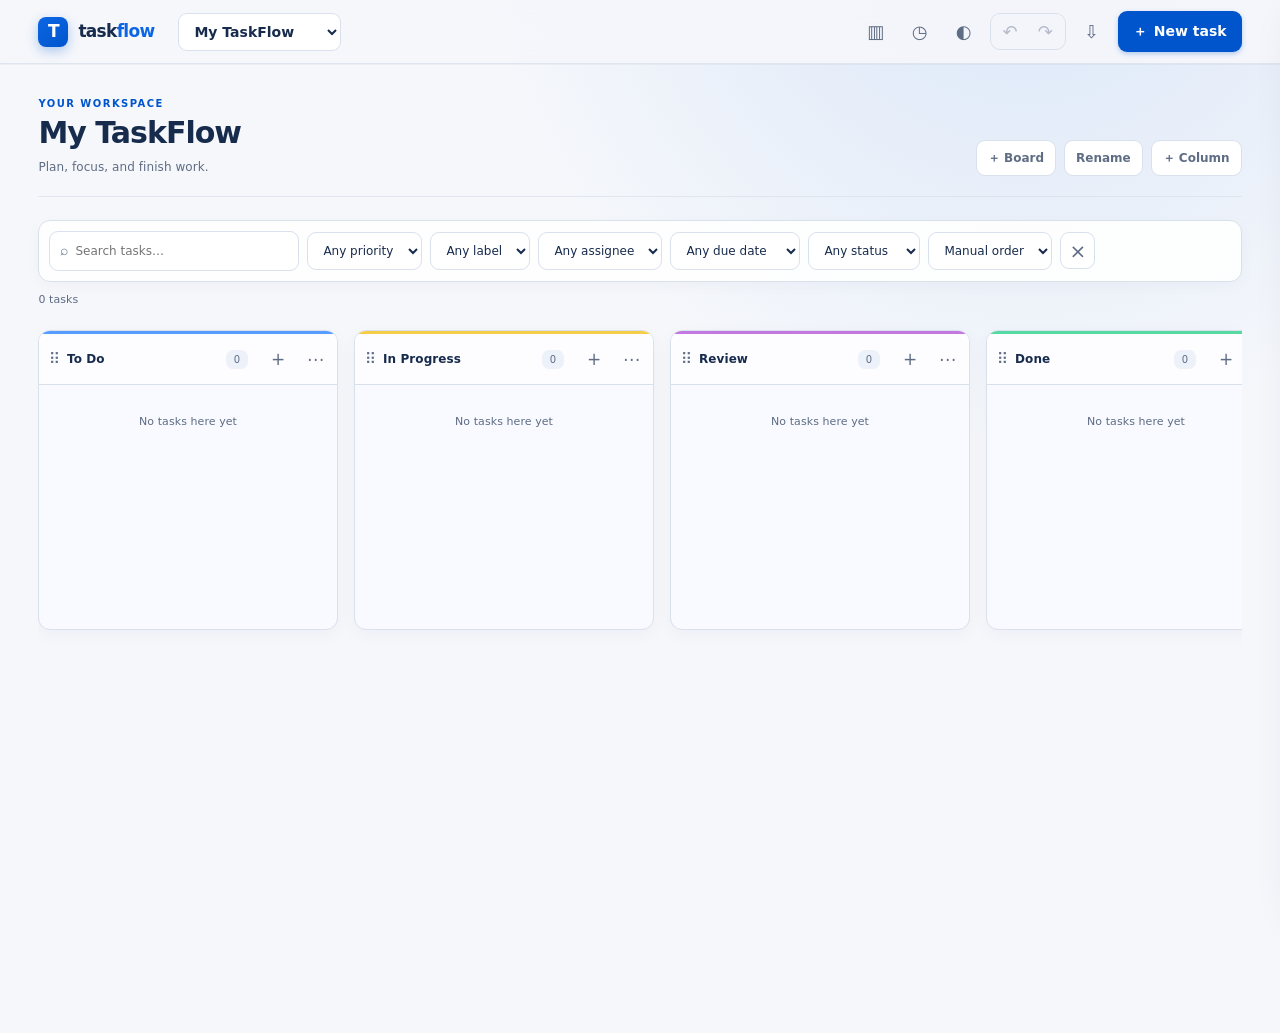
<file: index.html>
<!doctype html>
<html lang="en" data-theme="dark">
<head>
  <meta charset="utf-8"><meta name="viewport" content="width=device-width, initial-scale=1"><meta name="theme-color" content="#101827">
  <meta name="description" content="TaskFlow is a fast, private Kanban workspace for planning and finishing work.">
  <title>TaskFlow — Your work, in flow</title>
  <link rel="stylesheet" href="./css/foundation.css"><link rel="stylesheet" href="./css/themes.css"><link rel="stylesheet" href="./css/style.css"><link rel="stylesheet" href="./css/polish.css"><link rel="stylesheet" href="./css/responsive.css">
  <script type="module" src="./js/app.js"></script>
</head>
<body>
  <a class="skip-link" href="#main">Skip to board</a>
  <header class="topbar">
    <a class="brand" href="./index.html" aria-label="TaskFlow home"><span class="brand-mark">T</span><span>task<span>flow</span></span></a>
    <label class="board-switcher"><span class="sr-only">Switch board</span><select id="board-switcher" aria-label="Switch board"></select></label>
    <nav class="top-actions" aria-label="Workspace actions">
      <button class="icon-button" type="button" data-action="toggle-analytics" aria-label="Show analytics" title="Analytics">▥</button>
      <button class="icon-button" type="button" data-action="toggle-activity" aria-label="Open activity log" title="Activity">◷</button>
      <button class="icon-button" type="button" data-action="theme-toggle" aria-label="Toggle color theme" title="Toggle theme">◐</button>
      <div class="history-buttons"><button id="undo-button" class="icon-button" type="button" data-action="undo" aria-label="Undo" title="Undo (Ctrl+Z)" disabled>↶</button><button id="redo-button" class="icon-button" type="button" data-action="redo" aria-label="Redo" title="Redo (Ctrl+Shift+Z)" disabled>↷</button></div>
      <button class="icon-button desktop-action" type="button" data-action="export-all" aria-label="Export boards" title="Export">⇩</button>
      <button class="button button-primary" type="button" data-action="new-task">＋ <span>New task</span></button>
      <button class="icon-button mobile-menu" type="button" data-action="toggle-menu" aria-label="More actions" aria-expanded="false">···</button>
    </nav>
  </header>
  <div class="topbar-menu" id="more-menu" hidden><button type="button" data-action="new-board">＋ New board</button><button type="button" data-action="rename-board">Rename board</button><button type="button" data-action="delete-board">Delete board</button><button type="button" data-action="new-column">＋ Add column</button><button type="button" data-action="import">Import JSON</button><button type="button" data-action="export-all">Export all boards</button><button type="button" data-action="shortcuts">Keyboard shortcuts</button><button type="button" data-action="generate-500">Generate 500 tasks</button></div>
  <main id="main" class="workspace">
    <section id="board-view" class="view-section" aria-labelledby="board-title">
      <div class="board-heading"><div><p class="eyebrow">YOUR WORKSPACE</p><h1 id="board-title">My TaskFlow</h1><p id="board-summary" class="muted">A little progress adds up.</p></div><div class="board-actions"><button class="subtle-button desktop-action" type="button" data-action="new-board">＋ Board</button><button class="subtle-button desktop-action" type="button" data-action="rename-board">Rename</button><button class="subtle-button desktop-action" type="button" data-action="new-column">＋ Column</button></div></div>
      <section class="filter-toolbar" aria-label="Search and filter tasks">
        <label class="search-box"><span aria-hidden="true">⌕</span><span class="sr-only">Search title, description, labels, or assignee</span><input id="task-search" type="search" placeholder="Search tasks…" autocomplete="off"></label>
        <label><span class="sr-only">Filter by priority</span><select id="filter-priority"><option value="">Any priority</option><option>Critical</option><option>High</option><option>Medium</option><option>Low</option></select></label>
        <label><span class="sr-only">Filter by label</span><select id="filter-label"><option value="">Any label</option></select></label>
        <label><span class="sr-only">Filter by assignee</span><select id="filter-assignee"><option value="">Any assignee</option></select></label>
        <label><span class="sr-only">Filter by due status</span><select id="filter-due"><option value="">Any due date</option><option value="overdue">Overdue</option><option value="today">Due today</option><option value="week">Due this week</option><option value="none">No due date</option></select></label>
        <label><span class="sr-only">Filter completion status</span><select id="filter-completion"><option value="all">Any status</option><option value="incomplete">Incomplete</option><option value="completed">Completed</option></select></label>
        <label><span class="sr-only">Sort tasks in each column</span><select id="sort-tasks"><option value="manual">Manual order</option><option value="priority">Priority</option><option value="dueDate">Due date</option><option value="createdDate">Created date</option><option value="alphabetical">Alphabetical</option></select></label>
        <button class="icon-button clear-filters" type="button" data-action="clear-filters" aria-label="Clear filters" title="Clear filters">×</button>
      </section>
      <div id="filter-result-summary" class="filter-result-summary" aria-live="polite"></div>
      <div class="mobile-column-tabs" id="mobile-column-tabs" role="tablist" aria-label="Board columns"></div>
      <div id="board-columns" class="board-columns" aria-label="Kanban board"></div>
      <div id="no-boards" class="empty-workspace" hidden><span>✦</span><h2>No boards yet</h2><p>Create a board to start planning your work.</p><button class="button button-primary" type="button" data-action="new-board">Create a board</button></div>
    </section>
    <section id="analytics-view" class="view-section analytics-view" hidden aria-labelledby="analytics-title"><div class="board-heading"><div><p class="eyebrow">A CLEARER PICTURE</p><h1 id="analytics-title">Analytics</h1><p class="muted">Progress across this board.</p></div><button class="subtle-button" type="button" data-action="toggle-analytics">← Back to board</button></div><div class="analytics-summary"><article><span>Total tasks</span><strong id="metric-total">0</strong></article><article><span>Completed</span><strong id="metric-completed">0%</strong></article><article><span>Overdue</span><strong id="metric-overdue">0</strong></article><article><span>Average completion</span><strong id="metric-average">0m</strong></article><article><span>Total time tracked</span><strong id="metric-tracked">0m</strong></article></div><div class="chart-grid"><figure class="chart-card"><figcaption>Tasks per column</figcaption><canvas id="chart-columns" aria-label="Bar chart of tasks per column"></canvas></figure><figure class="chart-card"><figcaption>Priority distribution</figcaption><canvas id="chart-priority" aria-label="Donut chart of task priorities"></canvas></figure><figure class="chart-card chart-wide"><figcaption>Tasks completed in the last 7 days</figcaption><canvas id="chart-completed" aria-label="Line chart of tasks completed in the last 7 days"></canvas></figure></div></section>
  </main>
  <aside id="activity-panel" class="activity-panel" aria-label="Board activity" aria-hidden="true"><div class="panel-heading"><div><p class="eyebrow">THE PAPER TRAIL</p><h2>Activity</h2></div><button class="icon-button" type="button" data-action="close-activity" aria-label="Close activity">×</button></div><ol id="activity-list" class="activity-list"></ol></aside>
  <div id="toast-region" class="toast-region" aria-live="polite" aria-atomic="true"></div>
  <input id="import-file" type="file" accept="application/json,.json" hidden>

  <dialog id="task-dialog" class="modal" aria-labelledby="task-dialog-title"><form id="task-form" method="dialog"><div class="modal-heading"><div><p class="eyebrow">MAKE IT ACTIONABLE</p><h2 id="task-dialog-title">New task</h2></div><button class="icon-button" type="button" data-action="close-dialog" aria-label="Close task form">×</button></div><input id="task-id" type="hidden"><input id="task-column-id" type="hidden"><label class="form-field">Title <input id="task-title" name="title" type="text" maxlength="80" required placeholder="What needs to get done?"></label><label class="form-field">Description <textarea id="task-description" name="description" rows="3" placeholder="Add a little context"></textarea></label><div class="form-grid"><label class="form-field">Priority <select id="task-priority"><option>Low</option><option selected>Medium</option><option>High</option><option>Critical</option></select></label><label class="form-field">Due date <input id="task-due" type="date"></label><label class="form-field">Assignee <input id="task-assignee" type="text" maxlength="60" placeholder="Name"></label><label class="form-field">Estimate (minutes) <input id="task-estimate" type="number" min="0" step="5" value="0"></label></div><div class="form-grid"><label class="form-field">Labels, separated by commas <input id="task-labels" type="text" placeholder="design, urgent"></label><label class="form-field">Label color <input id="task-label-color" type="color" value="#8b7cf6"></label><label class="form-field">Repeat <select id="task-recurrence"><option value="">Does not repeat</option><option value="daily">Daily</option><option value="weekly">Weekly</option><option value="monthly">Monthly</option></select></label></div><section class="subtask-editor"><div class="subtask-heading"><h3>Subtasks</h3><button class="subtle-button small-button" type="button" data-action="add-subtask-draft">＋ Add subtask</button></div><div id="subtask-drafts"></div></section><p id="task-form-error" class="form-error" aria-live="polite"></p><div class="modal-actions"><button id="task-delete" class="button button-danger" type="button" data-action="delete-task-from-modal" hidden>Delete task</button><span></span><button class="button button-quiet" type="button" data-action="close-dialog">Cancel</button><button class="button button-primary" type="submit">Save task</button></div></form></dialog>
  <dialog id="board-dialog" class="modal modal-compact" aria-labelledby="board-dialog-title"><form id="board-form" method="dialog"><div class="modal-heading"><div><p class="eyebrow">WORKSPACE</p><h2 id="board-dialog-title">Create a board</h2></div><button class="icon-button" type="button" data-action="close-dialog" aria-label="Close">×</button></div><label class="form-field">Board name <input id="board-name-input" maxlength="50" required></label><p id="board-form-error" class="form-error" aria-live="polite"></p><div class="modal-actions"><span></span><button class="button button-quiet" type="button" data-action="close-dialog">Cancel</button><button class="button button-primary" type="submit">Save board</button></div></form></dialog>
  <dialog id="column-dialog" class="modal modal-compact" aria-labelledby="column-dialog-title"><form id="column-form" method="dialog"><div class="modal-heading"><div><p class="eyebrow">BOARD LAYOUT</p><h2 id="column-dialog-title">Add a column</h2></div><button class="icon-button" type="button" data-action="close-dialog" aria-label="Close">×</button></div><input id="column-id" type="hidden"><label class="form-field">Column name <input id="column-name-input" maxlength="40" required></label><label class="form-field">WIP limit <input id="column-wip-input" type="number" min="1" placeholder="No limit"></label><p id="column-form-error" class="form-error" aria-live="polite"></p><div class="modal-actions"><button id="column-delete" class="button button-danger" type="button" data-action="delete-column-from-modal" hidden>Delete column</button><span></span><button class="button button-quiet" type="button" data-action="close-dialog">Cancel</button><button class="button button-primary" type="submit">Save column</button></div></form></dialog>
  <dialog id="column-delete-dialog" class="modal modal-compact" aria-labelledby="column-delete-title"><div class="modal-heading"><div><p class="eyebrow">MOVE TASKS FIRST</p><h2 id="column-delete-title">Delete this column?</h2></div><button class="icon-button" type="button" data-action="close-dialog" aria-label="Close">×</button></div><p id="column-delete-copy" class="muted"></p><label class="form-field">Move tasks to <select id="column-delete-target"></select></label><div class="modal-actions"><span></span><button class="button button-quiet" type="button" data-action="close-dialog">Keep column</button><button class="button button-danger" type="button" data-action="confirm-column-delete">Move tasks and delete</button></div></dialog>
  <dialog id="confirm-dialog" class="modal modal-compact" aria-labelledby="confirm-title"><div class="modal-heading"><div><p class="eyebrow">PLEASE CONFIRM</p><h2 id="confirm-title">Are you sure?</h2></div><button class="icon-button" type="button" data-action="close-dialog" aria-label="Close">×</button></div><p id="confirm-copy" class="muted"></p><div class="modal-actions"><span></span><button class="button button-quiet" type="button" data-action="close-dialog">Go back</button><button id="confirm-accept" class="button button-danger" type="button">Confirm</button></div></dialog>
  <dialog id="import-dialog" class="modal modal-compact" aria-labelledby="import-title"><div class="modal-heading"><div><p class="eyebrow">IMPORT BACKUP</p><h2 id="import-title">How should this load?</h2></div><button class="icon-button" type="button" data-action="close-dialog" aria-label="Close">×</button></div><p class="muted">Replace your current workspace, or merge the imported boards into it.</p><div class="modal-actions"><button class="button button-quiet" type="button" data-action="close-dialog">Cancel</button><button class="button button-outline" type="button" data-action="import-merge">Merge</button><button class="button button-primary" type="button" data-action="import-replace">Replace</button></div></dialog>
  <dialog id="shortcuts-dialog" class="modal modal-compact" aria-labelledby="shortcuts-title"><div class="modal-heading"><div><p class="eyebrow">WORK A LITTLE FASTER</p><h2 id="shortcuts-title">Keyboard shortcuts</h2></div><button class="icon-button" type="button" data-action="close-dialog" aria-label="Close shortcuts">×</button></div><dl class="shortcut-list"><div><dt>N</dt><dd>New task</dd></div><div><dt>/</dt><dd>Focus task search</dd></div><div><dt>Ctrl + Z</dt><dd>Undo</dd></div><div><dt>Ctrl + Shift + Z</dt><dd>Redo</dd></div><div><dt>Alt + ↑ / ↓</dt><dd>Reorder focused task</dd></div><div><dt>Alt + ← / →</dt><dd>Move focused task between columns</dd></div><div><dt>Esc</dt><dd>Close modal or panel</dd></div><div><dt>?</dt><dd>Show this help</dd></div></dl></dialog>
</body>
</html>
</file>
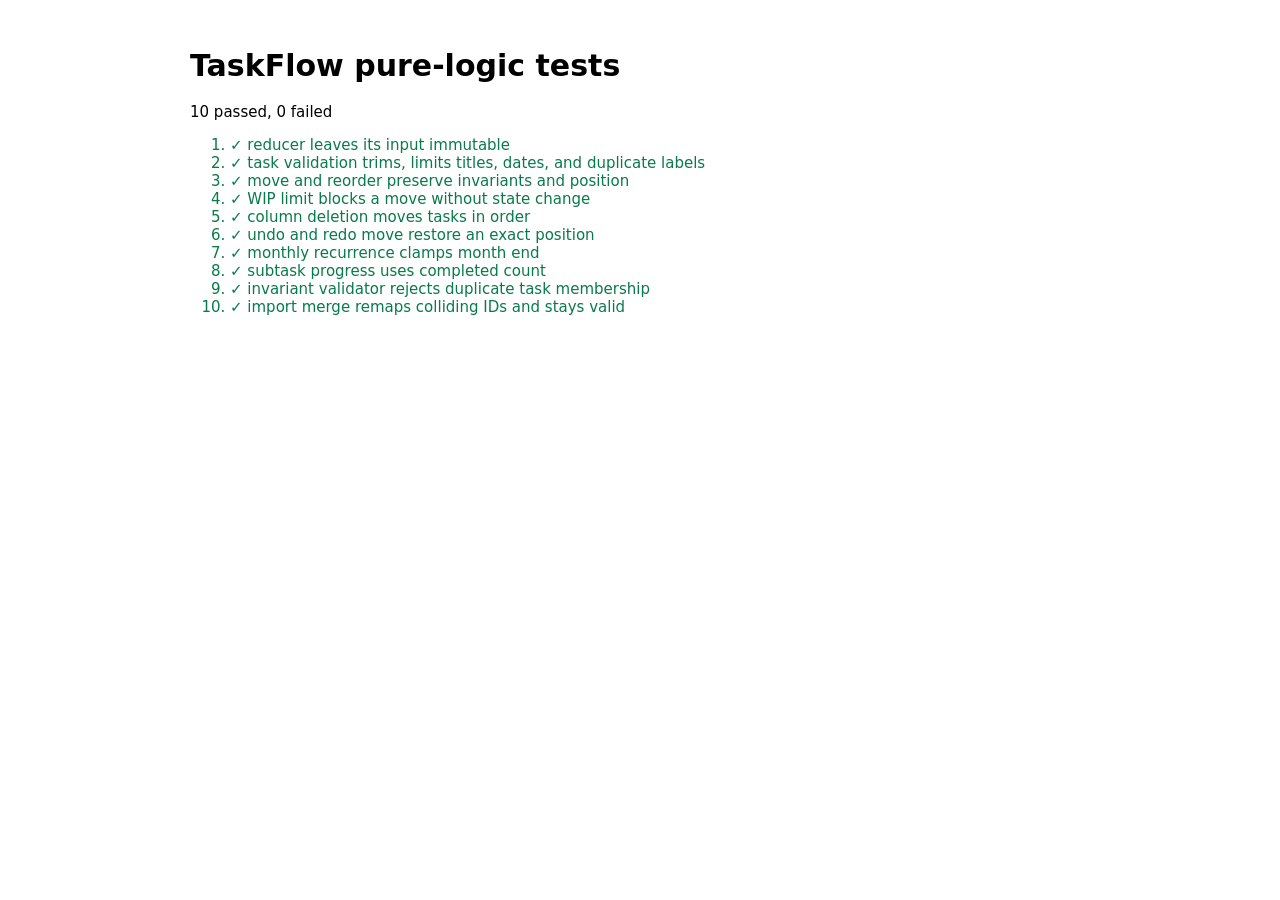
<file: tests.html>
<!doctype html><meta charset="utf-8"><title>TaskFlow tests</title><style>body{font:15px system-ui;max-width:900px;margin:3rem auto;padding:0 1rem}li.pass{color:#087a4b}li.fail{color:#b42318}code{background:#eee;padding:.15rem .3rem}</style><h1>TaskFlow pure-logic tests</h1><p id="summary">Running…</p><ol id="results"></ol><script type="module">
import { createInitialState, taskRecord, createId, nextRecurringDate, subtaskProgress, validateTask } from "./js/utils.js";
import { reducer } from "./js/reducer.js";
import { createStore, validateState } from "./js/store.js";
import { mergeStates, validateImportState } from "./js/importExport.js";
const list=document.querySelector('#results');let passed=0,failed=0;function test(name,fn){try{fn();passed++;list.insertAdjacentHTML('beforeend',`<li class="pass">✓ ${name}</li>`)}catch(e){failed++;const li=document.createElement('li');li.className='fail';li.textContent=`✗ ${name}: ${e.message}`;list.append(li)}}function ok(v,m='assertion failed'){if(!v)throw Error(m)}
function state(){return createInitialState()} function add(s,columnId=s.boardsById[s.activeBoardId].columnIds[0],title='Task'){const task=taskRecord({title},s.activeBoardId,columnId,createId('task'),'2026-01-01T00:00:00.000Z');return reducer(s,{type:'TASK_CREATE',payload:{task,now:'2026-01-01T00:00:00.000Z'}})}
test('reducer leaves its input immutable',()=>{const s=state(), before=JSON.stringify(s),n=add(s);ok(JSON.stringify(s)===before);ok(n!==s)});
test('task validation trims, limits titles, dates, and duplicate labels',()=>{ok(validateTask({title:'   '}).title);ok(validateTask({title:'x'.repeat(81)}).title);ok(validateTask({title:'ok',dueDate:'2026-02-30'}).dueDate);ok(validateTask({title:'ok',labels:[{name:'Bug'},{name:'bug'}]}).labels)});
test('move and reorder preserve invariants and position',()=>{let s=add(state()), a=Object.keys(s.tasksById)[0], b=taskRecord({title:'Second'},s.activeBoardId,s.boardsById[s.activeBoardId].columnIds[0]);s=reducer(s,{type:'TASK_CREATE',payload:{task:b}});const target=s.boardsById[s.activeBoardId].columnIds[1];s=reducer(s,{type:'TASK_MOVE',payload:{taskId:a,targetColumnId:target,targetIndex:0,now:'2026-01-02T00:00:00.000Z'}});validateState(s);ok(s.columnsById[target].taskIds[0]===a)});
test('WIP limit blocks a move without state change',()=>{let s=add(state()), ids=s.boardsById[s.activeBoardId].columnIds, target=ids[1];s=reducer(s,{type:'COLUMN_EDIT',payload:{columnId:target,title:'In Progress',wipLimit:0}});let threw=false;try{reducer(s,{type:'TASK_MOVE',payload:{taskId:Object.keys(s.tasksById)[0],targetColumnId:target}})}catch{threw=true}ok(threw)});
test('column deletion moves tasks in order',()=>{let s=add(state()),[source,target]=s.boardsById[s.activeBoardId].columnIds;s=reducer(s,{type:'COLUMN_DELETE',payload:{columnId:source,destinationColumnId:target}});ok(s.columnsById[target].taskIds.length===1);validateState(s)});
test('undo and redo move restore an exact position',()=>{let s=add(state()),store=createStore(reducer,s),id=Object.keys(s.tasksById)[0],target=s.boardsById[s.activeBoardId].columnIds[1];ok(store.dispatch({type:'TASK_MOVE',payload:{taskId:id,targetColumnId:target,targetIndex:0}}).ok);store.dispatch({type:'HISTORY_UNDO'});ok(store.getState().tasksById[id].columnId!==target);store.dispatch({type:'HISTORY_REDO'});ok(store.getState().tasksById[id].columnId===target)});
test('monthly recurrence clamps month end',()=>ok(nextRecurringDate('2025-01-31','monthly')==='2025-02-28'));
test('subtask progress uses completed count',()=>ok(subtaskProgress([{completed:true},{completed:false},{completed:true}])===2));
test('invariant validator rejects duplicate task membership',()=>{const s=add(state()),id=Object.keys(s.tasksById)[0],columns=s.boardsById[s.activeBoardId].columnIds;s.columnsById[columns[1]].taskIds.push(id);let bad=false;try{validateState(s)}catch{bad=true}ok(bad)});
test('import merge remaps colliding IDs and stays valid',()=>{const a=add(state()),b=structuredClone(a),merged=mergeStates(a,b);validateImportState(merged);ok(merged.boardOrder.length===2)});
document.querySelector('#summary').textContent=`${passed} passed, ${failed} failed`; if(failed)throw Error(`${failed} TaskFlow tests failed`);
</script>
</file>
<file: css/themes.css>
:root{color-scheme:dark;--bg:#0e1726;--panel:#172235;--panel-2:#1d2a3e;--panel-3:#263650;--line:#31425d;--text:#edf4ff;--muted:#9aaac2;--accent:#58a6ff;--accent-strong:#2684ff;--danger:#f87171;--success:#36b37e;--shadow:0 20px 56px #02081780;--card:#1a273a;--input:#111d2f;--placeholder:#263752;--mark:#57441a}
:root[data-theme="light"]{color-scheme:light;--bg:#f5f7fb;--panel:#ffffff;--panel-2:#f8faff;--panel-3:#edf2fa;--line:#d9e1ec;--text:#172b4d;--muted:#5e6c84;--accent:#0c66e4;--accent-strong:#0055cc;--danger:#c93756;--success:#16835d;--shadow:0 16px 42px #091e4220;--card:#fff;--input:#fff;--placeholder:#e7edf7;--mark:#fff0a6}
</file>
<file: css/style.css>
*{box-sizing:border-box}html{scroll-behavior:smooth}body{margin:0;background:var(--bg);color:var(--text);font:14px/1.5 Inter,ui-sans-serif,system-ui,-apple-system,"Segoe UI",sans-serif;transition:background .2s,color .2s}button,input,textarea,select{font:inherit}button,select{cursor:pointer}button:disabled{cursor:not-allowed;opacity:.42}a{color:inherit;text-decoration:none}.skip-link{position:absolute;top:8px;left:-9999px;z-index:20;padding:10px;background:var(--panel);color:var(--text)}.skip-link:focus{left:8px}.sr-only{position:absolute;width:1px;height:1px;padding:0;margin:-1px;overflow:hidden;clip:rect(0,0,0,0);white-space:nowrap;border:0}button:focus-visible,a:focus-visible,input:focus-visible,select:focus-visible,textarea:focus-visible,[tabindex]:focus-visible{outline:3px solid var(--accent);outline-offset:2px}.topbar{position:sticky;top:0;z-index:7;display:flex;align-items:center;gap:24px;height:70px;padding:0 clamp(16px,3vw,42px);border-bottom:1px solid var(--line);background:color-mix(in srgb,var(--bg) 90%,transparent);backdrop-filter:blur(18px)}.brand{display:flex;align-items:center;gap:10px;flex:none;font-size:17px;font-weight:800;letter-spacing:-.7px}.brand>span:last-child>span{color:var(--accent)}.brand-mark{display:grid;place-items:center;width:30px;height:30px;border-radius:10px;background:var(--accent-strong);color:white;font-weight:800}.board-switcher{max-width:210px}.board-switcher select{width:100%;padding:9px 30px 9px 11px;border:1px solid var(--line);border-radius:9px;background:var(--panel);color:var(--text);font-weight:600}.top-actions{display:flex;align-items:center;gap:8px;margin-left:auto}.icon-button{display:inline-grid;place-items:center;min-width:36px;height:36px;padding:0 8px;border:1px solid transparent;border-radius:9px;background:transparent;color:var(--muted);font-size:18px;line-height:1}.icon-button:hover{border-color:var(--line);background:var(--panel-2);color:var(--text)}.history-buttons{display:flex;gap:2px;padding:3px;border:1px solid var(--line);border-radius:10px}.history-buttons .icon-button{min-width:30px;height:29px}.button{display:inline-flex;align-items:center;justify-content:center;gap:7px;padding:9px 14px;border:1px solid transparent;border-radius:9px;font-weight:700;transition:transform .16s,background .16s,border-color .16s}.button:hover:not(:disabled){transform:translateY(-1px)}.button-primary{background:var(--accent-strong);color:#fff}.button-primary:hover{background:var(--accent)}.button-quiet{border-color:var(--line);background:var(--panel);color:var(--text)}.button-outline{border-color:var(--line);background:transparent;color:var(--text)}.button-danger{background:var(--danger);color:#fff}.button-danger:hover{filter:brightness(1.05)}.subtle-button{padding:8px 11px;border:1px solid var(--line);border-radius:9px;background:var(--panel);color:var(--muted);font-size:12px;font-weight:650}.subtle-button:hover{border-color:var(--accent);color:var(--text)}.small-button{padding:5px 8px}.mobile-menu{display:none}.topbar-menu{position:fixed;z-index:9;top:62px;right:16px;display:grid;min-width:200px;padding:7px;border:1px solid var(--line);border-radius:12px;background:var(--panel);box-shadow:var(--shadow)}.topbar-menu[hidden]{display:none}.topbar-menu button{padding:10px;border:0;border-radius:7px;background:transparent;color:var(--text);text-align:left}.topbar-menu button:hover{background:var(--panel-3)}.workspace{width:min(1600px,100%);min-height:calc(100vh - 70px);margin:0 auto;padding:36px clamp(16px,3vw,42px) 60px}.view-section[hidden]{display:none}.board-heading{display:flex;align-items:end;justify-content:space-between;gap:18px;margin-bottom:23px}.eyebrow{margin:0 0 5px;color:var(--accent);font-size:10px;font-weight:800;letter-spacing:1.45px}.board-heading h1{margin:0;font-size:28px;line-height:1.15;letter-spacing:-1px}.muted{color:var(--muted);font-size:12px}.board-heading .muted{margin:7px 0 0}.board-actions{display:flex;gap:8px}.filter-toolbar{display:flex;align-items:center;gap:8px;flex-wrap:wrap;margin-bottom:10px}.filter-toolbar label{position:relative}.filter-toolbar select,.search-box input{min-height:38px;padding:0 11px;border:1px solid var(--line);border-radius:9px;background:var(--panel);color:var(--text);font-size:12px}.filter-toolbar select{max-width:155px}.search-box{display:flex;align-items:center;gap:7px;min-width:210px;padding-left:10px;border:1px solid var(--line);border-radius:9px;background:var(--panel);color:var(--muted)}.search-box input{width:180px;padding-left:0;border:0;outline:none!important;box-shadow:none!important}.search-box:focus-within{outline:2px solid var(--accent);outline-offset:1px}.clear-filters{height:37px;min-width:34px;border:1px solid var(--line);background:var(--panel);font-size:20px}.filter-result-summary{min-height:18px;margin:0 0 8px;color:var(--muted);font-size:11px}.board-columns{display:flex;align-items:flex-start;gap:14px;min-height:calc(100vh - 245px);padding:4px 2px 20px;overflow-x:auto;overscroll-behavior-x:contain;scrollbar-color:var(--panel-3) transparent;scrollbar-width:thin}.kanban-column{display:flex;flex:0 0 300px;flex-direction:column;max-height:calc(100vh - 235px);min-height:300px;overflow:hidden;border:1px solid var(--line);border-radius:14px;background:var(--panel-2);scroll-snap-align:start;transition:border-color .16s,transform .16s}.column-header{position:sticky;top:0;z-index:1;display:flex;align-items:center;gap:7px;min-height:51px;padding:8px 10px;border-bottom:1px solid var(--line);background:var(--panel-2)}.column-header[draggable="true"]{cursor:grab}.column-header:active{cursor:grabbing}.column-grip,.drag-grip{color:var(--muted);font-size:15px;cursor:grab}.column-title{flex:1;margin:0;overflow:hidden;font-size:12px;font-weight:750;text-overflow:ellipsis;white-space:nowrap}.column-count{min-width:22px;padding:2px 5px;border-radius:7px;background:var(--panel-3);color:var(--muted);font-size:10px;text-align:center}.column-header .icon-button{min-width:29px;width:29px;height:29px;font-size:17px}.column-cards{display:grid;align-content:start;gap:9px;min-height:130px;padding:9px;overflow-y:auto;scrollbar-width:thin;scrollbar-color:var(--panel-3) transparent}.task-card{position:relative;padding:12px 12px 10px;border:1px solid var(--line);border-left:3px solid var(--priority-color,var(--accent));border-radius:11px;background:var(--card);box-shadow:0 2px 5px #00000012;cursor:grab;transition:transform .15s,border-color .15s,box-shadow .15s}.task-card:hover{transform:translateY(-2px);border-color:color-mix(in srgb,var(--priority-color) 55%,var(--line));box-shadow:0 8px 22px #00000020}.task-card:active{cursor:grabbing}.task-card.is-dragging{opacity:.38;transform:rotate(1deg)}.priority-low{--priority-color:#60c7a0}.priority-medium{--priority-color:#8a8df4}.priority-high{--priority-color:#f2a84e}.priority-critical{--priority-color:#f06f83}.task-card-top{display:flex;align-items:center;gap:7px;margin-bottom:6px}.priority-tag{padding:2px 7px;border-radius:30px;background:color-mix(in srgb,var(--priority-color) 16%,transparent);color:var(--priority-color);font-size:9px;font-weight:750}.task-card-top .task-edit{margin-left:auto;min-width:26px;width:26px;height:25px}.task-card h3{margin:0;font-size:13px;line-height:1.35;letter-spacing:-.12px}.task-description{display:-webkit-box;margin:7px 0 0;overflow:hidden;color:var(--muted);font-size:11px;line-height:1.45;-webkit-box-orient:vertical;-webkit-line-clamp:3}.task-labels{display:flex;flex-wrap:wrap;gap:5px;margin-top:9px}.task-label{padding:3px 7px;border:1px solid color-mix(in srgb,var(--label-color) 30%,transparent);border-radius:20px;background:color-mix(in srgb,var(--label-color) 12%,transparent);color:var(--label-color);font-size:9px;font-weight:650}.task-meta{display:flex;flex-wrap:wrap;gap:6px;margin-top:9px}.due-badge,.assignee-badge{padding:3px 7px;border-radius:7px;background:var(--panel-3);color:var(--muted);font-size:9px}.due-badge.overdue{background:#ef657522;color:#f0848d}.assignee-badge{max-width:130px;overflow:hidden;text-overflow:ellipsis;white-space:nowrap}.checklist-progress{display:grid;gap:5px;margin-top:10px}.progress-label{display:flex;justify-content:space-between;color:var(--muted);font-size:9px}.progress-track{height:4px;overflow:hidden;border-radius:4px;background:var(--panel-3)}.progress-track span{display:block;height:100%;border-radius:inherit;background:var(--success);transition:width .2s}.subtask-row{display:flex;align-items:center;gap:6px;color:var(--muted);font-size:10px}.subtask-row input{width:13px;height:13px;margin:0;accent-color:var(--success)}.subtask-complete{text-decoration:line-through;opacity:.65}.subtask-more{color:var(--muted);font-size:9px}.task-card-footer{display:flex;align-items:center;justify-content:space-between;gap:8px;margin-top:10px;padding-top:8px;border-top:1px solid var(--line)}.timer-readout{color:var(--muted);font-size:10px;font-variant-numeric:tabular-nums}.timer-readout.over-estimate{color:var(--danger)}.timer-button{display:grid;place-items:center;width:26px;height:26px;border:1px solid var(--line);border-radius:7px;background:var(--panel-2);color:var(--accent);font-size:10px}.timer-button:hover{border-color:var(--accent)}.column-empty{margin:0;padding:20px 9px;color:var(--muted);font-size:11px;text-align:center}.drop-placeholder{height:62px;border:2px dashed var(--accent);border-radius:10px;background:color-mix(in srgb,var(--accent) 10%,transparent)}.drop-column-target{border-color:var(--accent);box-shadow:0 0 0 2px color-mix(in srgb,var(--accent) 22%,transparent)}.is-column-dragging{opacity:.45}.column-add{display:flex;align-items:center;justify-content:center;flex:0 0 150px;min-height:48px;border:1px dashed var(--line);border-radius:12px;background:transparent;color:var(--muted);font-size:12px}.column-add:hover{border-color:var(--accent);color:var(--accent)}.empty-workspace{max-width:500px;margin:70px auto;padding:40px;border:1px dashed var(--line);border-radius:18px;text-align:center}.empty-workspace[hidden]{display:none}.empty-workspace>span{color:var(--accent);font-size:28px}.empty-workspace h2{margin:10px 0 4px}.empty-workspace p{color:var(--muted)}.mobile-column-tabs{display:none}.analytics-view{padding-bottom:45px}.analytics-summary{display:grid;grid-template-columns:repeat(5,minmax(0,1fr));gap:10px;margin:18px 0}.analytics-summary article{display:grid;gap:7px;padding:17px;border:1px solid var(--line);border-radius:12px;background:var(--panel)}.analytics-summary span{color:var(--muted);font-size:11px}.analytics-summary strong{font-size:25px;letter-spacing:-.6px}.chart-grid{display:grid;grid-template-columns:repeat(2,minmax(0,1fr));gap:14px}.chart-card{min-width:0;margin:0;padding:16px;border:1px solid var(--line);border-radius:13px;background:var(--panel)}.chart-card figcaption{margin-bottom:10px;font-size:12px;font-weight:700}.chart-card canvas{display:block;width:100%;height:230px}.chart-wide{grid-column:1/-1}.activity-panel{position:fixed;z-index:10;top:0;right:0;display:flex;width:min(390px,100vw);height:100dvh;flex-direction:column;padding:21px;border-left:1px solid var(--line);background:var(--panel);box-shadow:var(--shadow);transform:translateX(105%);transition:transform .24s}.activity-panel.is-open{transform:translateX(0)}.panel-heading{display:flex;align-items:center;justify-content:space-between;padding-bottom:15px;border-bottom:1px solid var(--line)}.panel-heading h2{margin:0;font-size:20px}.activity-list{display:grid;align-content:start;gap:0;margin:0;padding:0;overflow-y:auto;list-style:none}.activity-list li{position:relative;padding:14px 0 14px 17px;border-bottom:1px solid var(--line);color:var(--text);font-size:12px}.activity-list li::before{position:absolute;top:20px;left:0;width:7px;height:7px;border-radius:50%;background:var(--accent);content:""}.activity-list time{display:block;margin-top:4px;color:var(--muted);font-size:10px}.toast-region{position:fixed;z-index:20;right:18px;bottom:18px;display:grid;gap:8px;width:min(360px,calc(100vw - 36px))}.toast{padding:12px 15px;border:1px solid var(--line);border-left:3px solid var(--accent);border-radius:10px;background:var(--panel);box-shadow:var(--shadow);color:var(--text);font-size:12px;animation:toast-in .2s ease-out}.toast.toast-error{border-left-color:var(--danger)}.toast.toast-success{border-left-color:var(--success)}@keyframes toast-in{from{opacity:0;transform:translateY(8px)}to{opacity:1;transform:translateY(0)}}
</file>
<file: css/polish.css>
/* Visual finishing layer: denser Jira-like hierarchy and clearer surfaces. */
body{background:radial-gradient(circle at 80% -10%,color-mix(in srgb,var(--accent) 12%,transparent),transparent 34rem),var(--bg);letter-spacing:.005em}
.topbar{height:64px;border-bottom-color:color-mix(in srgb,var(--line) 80%,transparent);box-shadow:0 1px 0 #00000009}
.brand-mark{border-radius:8px;background:linear-gradient(145deg,var(--accent),var(--accent-strong));box-shadow:0 4px 12px color-mix(in srgb,var(--accent-strong) 30%,transparent)}
.workspace{padding-top:32px}.board-heading{padding-bottom:20px;border-bottom:1px solid color-mix(in srgb,var(--line) 72%,transparent)}.board-heading h1{font-size:30px}.eyebrow{color:var(--accent-strong)}
.filter-toolbar{padding:10px;border:1px solid var(--line);border-radius:12px;background:color-mix(in srgb,var(--panel) 90%,transparent);box-shadow:0 4px 16px #091e4208}.search-box{min-width:250px;background:var(--input)}.filter-toolbar select{background:var(--input)}
.board-columns{padding-top:12px;gap:16px}.kanban-column{border-radius:12px;background:color-mix(in srgb,var(--panel-2) 90%,var(--bg));box-shadow:0 5px 18px #091e4209}.column-header{min-height:54px;background:color-mix(in srgb,var(--panel) 68%,var(--panel-2));border-top:3px solid transparent}
.kanban-column:nth-of-type(4n+1) .column-header{border-top-color:#579dff}.kanban-column:nth-of-type(4n+2) .column-header{border-top-color:#f5cd47}.kanban-column:nth-of-type(4n+3) .column-header{border-top-color:#c377e0}.kanban-column:nth-of-type(4n) .column-header{border-top-color:#57d9a3}
.task-card{border-left-width:4px;border-radius:9px;box-shadow:0 1px 3px #091e4218}.task-card:hover{box-shadow:0 10px 20px #091e4220}.priority-tag{letter-spacing:.03em}.button-primary{box-shadow:0 2px 5px color-mix(in srgb,var(--accent-strong) 28%,transparent)}.modal{border:1px solid var(--line);box-shadow:var(--shadow)}

/* Dialogs use their own layout instead of falling back to browser defaults. */
dialog.modal{width:min(680px,calc(100vw - 32px));max-height:calc(100dvh - 32px);margin:auto;padding:0;border:1px solid var(--line);border-radius:14px;background:var(--panel);color:var(--text);box-shadow:0 24px 80px #091e4266;overflow:auto}
dialog.modal::backdrop{background:#091e4270;backdrop-filter:blur(3px)}
.modal form,.modal>div{padding:24px}.modal-compact{width:min(460px,calc(100vw - 32px))!important}.modal-heading{display:flex;align-items:flex-start;justify-content:space-between;gap:20px;margin-bottom:22px}.modal-heading h2{margin:0;font-size:22px;letter-spacing:-.4px}.modal-heading .icon-button{flex:none;background:var(--panel-2);border-color:var(--line)}
.form-field{display:grid;gap:7px;margin:0 0 16px;color:var(--text);font-size:12px;font-weight:700}.form-field input,.form-field textarea,.form-field select{width:100%;min-height:40px;padding:9px 11px;border:1px solid var(--line);border-radius:8px;background:var(--input);color:var(--text);font-weight:400;outline:none}.form-field textarea{min-height:90px;resize:vertical}.form-field input:focus,.form-field textarea:focus,.form-field select:focus{border-color:var(--accent);box-shadow:0 0 0 3px color-mix(in srgb,var(--accent) 18%,transparent)}
.form-grid{display:grid;grid-template-columns:repeat(2,minmax(0,1fr));gap:0 14px}.subtask-editor{margin-top:8px;padding:16px;border:1px solid var(--line);border-radius:10px;background:var(--panel-2)}.subtask-heading{display:flex;align-items:center;justify-content:space-between;gap:12px;margin-bottom:10px}.subtask-heading h3{margin:0;font-size:13px}.subtask-editor-row{display:grid;grid-template-columns:auto 1fr auto;align-items:center;gap:8px;margin-top:8px}.subtask-editor-row input[type="text"],.subtask-editor-row input:not([type]){min-width:0;padding:7px 9px;border:1px solid var(--line);border-radius:7px;background:var(--input);color:var(--text)}.subtask-editor-row button{width:28px;height:28px;border:0;border-radius:6px;background:transparent;color:var(--muted);font-size:18px}.subtask-editor-row button:hover{background:color-mix(in srgb,var(--danger) 13%,transparent);color:var(--danger)}
.form-error{min-height:18px;margin:0 0 10px;color:var(--danger);font-size:12px}.modal-actions{display:grid;grid-template-columns:auto 1fr auto auto;align-items:center;gap:8px;margin-top:24px;padding-top:16px;border-top:1px solid var(--line)}.modal-actions .button{white-space:nowrap}.shortcut-list{display:grid;gap:8px;margin:0;padding:0;list-style:none}.shortcut-list div{display:flex;justify-content:space-between;gap:20px;padding:8px 0;border-bottom:1px solid var(--line)}.shortcut-list dt{padding:2px 7px;border-radius:5px;background:var(--panel-3);font-weight:700}.shortcut-list dd{margin:0;color:var(--muted)}
@media(max-width:560px){.modal form,.modal>div{padding:18px}.form-grid{grid-template-columns:1fr}.modal-actions{grid-template-columns:1fr 1fr}.modal-actions>span{display:none}.modal-actions .button:first-child{grid-column:1/-1}.modal-actions .button:last-child{grid-column:2}}
</file>
<file: css/responsive.css>
@media(max-width:1100px){.filter-toolbar{gap:6px}.filter-toolbar select{max-width:140px}.search-box{min-width:170px}.search-box input{width:140px}.kanban-column{flex-basis:280px}}
@media(max-width:760px){.topbar{height:62px;gap:12px;padding-inline:14px}.brand{font-size:15px}.brand-mark{width:28px;height:28px}.board-switcher{max-width:140px}.top-actions{gap:3px}.top-actions>.icon-button{min-width:32px}.top-actions .button{padding:8px 10px;font-size:12px}.top-actions .button span{display:none}.desktop-action{display:none!important}.mobile-menu{display:inline-grid}.workspace{min-height:calc(100vh - 62px);padding:25px 14px 45px}.board-heading{align-items:flex-start;margin-bottom:17px}.board-heading h1{font-size:24px}.board-actions{display:none}.filter-toolbar{display:grid;grid-template-columns:repeat(3,minmax(0,1fr));gap:7px}.filter-toolbar label{min-width:0}.filter-toolbar select{width:100%;max-width:none;height:37px;padding:0 7px;font-size:10px}.search-box{grid-column:1/3;width:100%;min-width:0}.search-box input{width:100%;font-size:11px}.clear-filters{width:100%;height:37px}.filter-result-summary{min-height:15px;font-size:10px}.mobile-column-tabs{display:flex;gap:6px;margin:4px 0 9px;overflow-x:auto;scrollbar-width:none}.mobile-column-tabs button{flex:none;padding:7px 10px;border:1px solid var(--line);border-radius:30px;background:var(--panel);color:var(--muted);font-size:10px}.mobile-column-tabs button[aria-selected="true"]{border-color:var(--accent);background:color-mix(in srgb,var(--accent) 15%,var(--panel));color:var(--text)}.board-columns{min-height:calc(100vh - 260px);gap:10px;margin-inline:-14px;padding:4px 14px 18px;scroll-snap-type:x mandatory;touch-action:pan-x}.kanban-column{flex:0 0 min(86vw,345px);max-height:calc(100vh - 255px);scroll-snap-align:center}.column-cards{max-height:calc(100vh - 310px)}.analytics-summary{grid-template-columns:repeat(2,minmax(0,1fr))}.analytics-summary article:last-child{grid-column:1/-1}.chart-grid{grid-template-columns:1fr}.chart-wide{grid-column:auto}.chart-card canvas{height:200px}.activity-panel{width:min(390px,94vw)}.modal{max-height:calc(100dvh - 24px);padding:20px}.modal-actions{gap:7px}.modal-actions .button{padding-inline:10px;font-size:11px}.form-grid{grid-template-columns:1fr 1fr}}
@media(max-width:420px){.topbar{gap:7px;padding-inline:10px}.brand{gap:6px;font-size:13px}.board-switcher{max-width:110px}.top-actions>.icon-button{min-width:29px;width:29px;height:32px}.history-buttons{gap:0;padding:1px}.history-buttons .icon-button{min-width:25px;width:25px;height:27px}.top-actions .button{padding:7px 8px}.workspace{padding-inline:11px}.filter-toolbar{grid-template-columns:repeat(2,minmax(0,1fr))}.search-box{grid-column:1/-1}.clear-filters{grid-column:2;grid-row:4}.board-columns{margin-inline:-11px;padding-inline:11px}.kanban-column{flex-basis:88vw}.analytics-summary article{padding:13px}.analytics-summary strong{font-size:21px}.modal{padding:17px}.form-grid{grid-template-columns:1fr}}
@media(prefers-reduced-motion:reduce){*,*::before,*::after{scroll-behavior:auto!important;animation-duration:.01ms!important;transition-duration:.01ms!important}}
</file>
